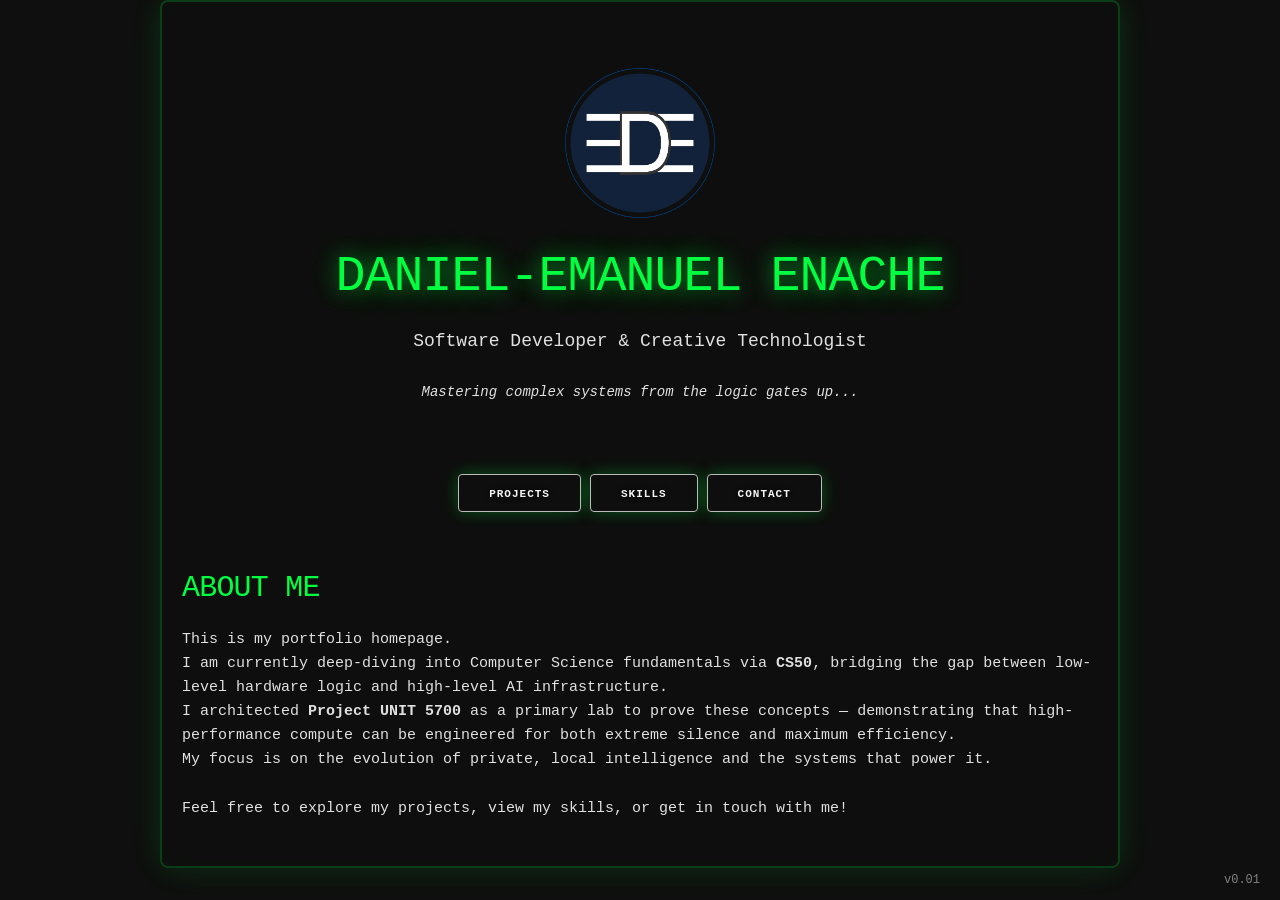
<file: index.html>
<!DOCTYPE html>
<html lang="en">
<head>

  <!-- Basic Page Needs
  –––––––––––––––––––––––––––––––––––––––––––––––––– -->
  <meta charset="utf-8">
  <title>Daniel-Emanuel Enache | Portfolio</title>
  <meta name="description" content="">
  <meta name="author" content="">

  <!-- Mobile Specific Metas
  –––––––––––––––––––––––––––––––––––––––––––––––––– -->
  <meta name="viewport" content="width=device-width, initial-scale=1">

  <!-- FONT
  –––––––––––––––––––––––––––––––––––––––––––––––––– -->
  <link href="//fonts.googleapis.com/css?family=Raleway:400,300,600" rel="stylesheet" type="text/css">

  <!-- CSS
  –––––––––––––––––––––––––––––––––––––––––––––––––– -->
  <link rel="stylesheet" href="css/normalize.css">
  <link rel="stylesheet" href="css/skeleton.css">

  <!-- Favicon
  –––––––––––––––––––––––––––––––––––––––––––––––––– -->
  <link rel="icon" type="image/png" href="images/EDE.png">

</head>
<body>

  <!-- Primary Page Layout
  –––––––––––––––––––––––––––––––––––––––––––––––––– -->
  <div class="container">
    <div class="row">
      <div class="twelve columns" style="margin-top: 5%; text-align: center">
        <img src="images/Icon.png" alt="Logo" style="width: 150px; height: 150px; margin-bottom: 20px;">
        <h1>Daniel-Emanuel Enache</h1>
        <p style="font-size: 1.8rem">Software Developer & Creative Technologist</p>
        <p style="font-size: 1.4rem; font-style: italic;">Mastering complex systems from the logic gates up...</p>
      </div>
    </div>

    <div class="row" style="margin-top: 5%; text-align: center">
      <div class="twelve columns">
        <a class="button" href="projects.html">Projects</a>
        <a class="button" href="skills.html">Skills</a>
        <a class="button" href="contact.html">Contact</a>
      </div>
    </div>

    <div class="row" style="margin-top: 5%">
      <div class="twelve columns">
        <h4>About me</h4>
        <p>This is my portfolio homepage.<br>I am currently deep-diving into Computer Science fundamentals via <b>CS50</b>, bridging the gap between low-level hardware logic and high-level AI infrastructure.<br>I architected <b>Project UNIT 5700</b> as a primary lab to prove these concepts — demonstrating that high-performance compute can be engineered for both extreme silence and maximum efficiency. <br>My focus is on the evolution of private, local intelligence and the systems that power it.</p>
        <p>Feel free to explore my projects, view my skills, or get in touch with me!</p>
      </div>
    </div>
  </div>

  <div class="version-note">v0.01</div>
</body>
</html>
</file>
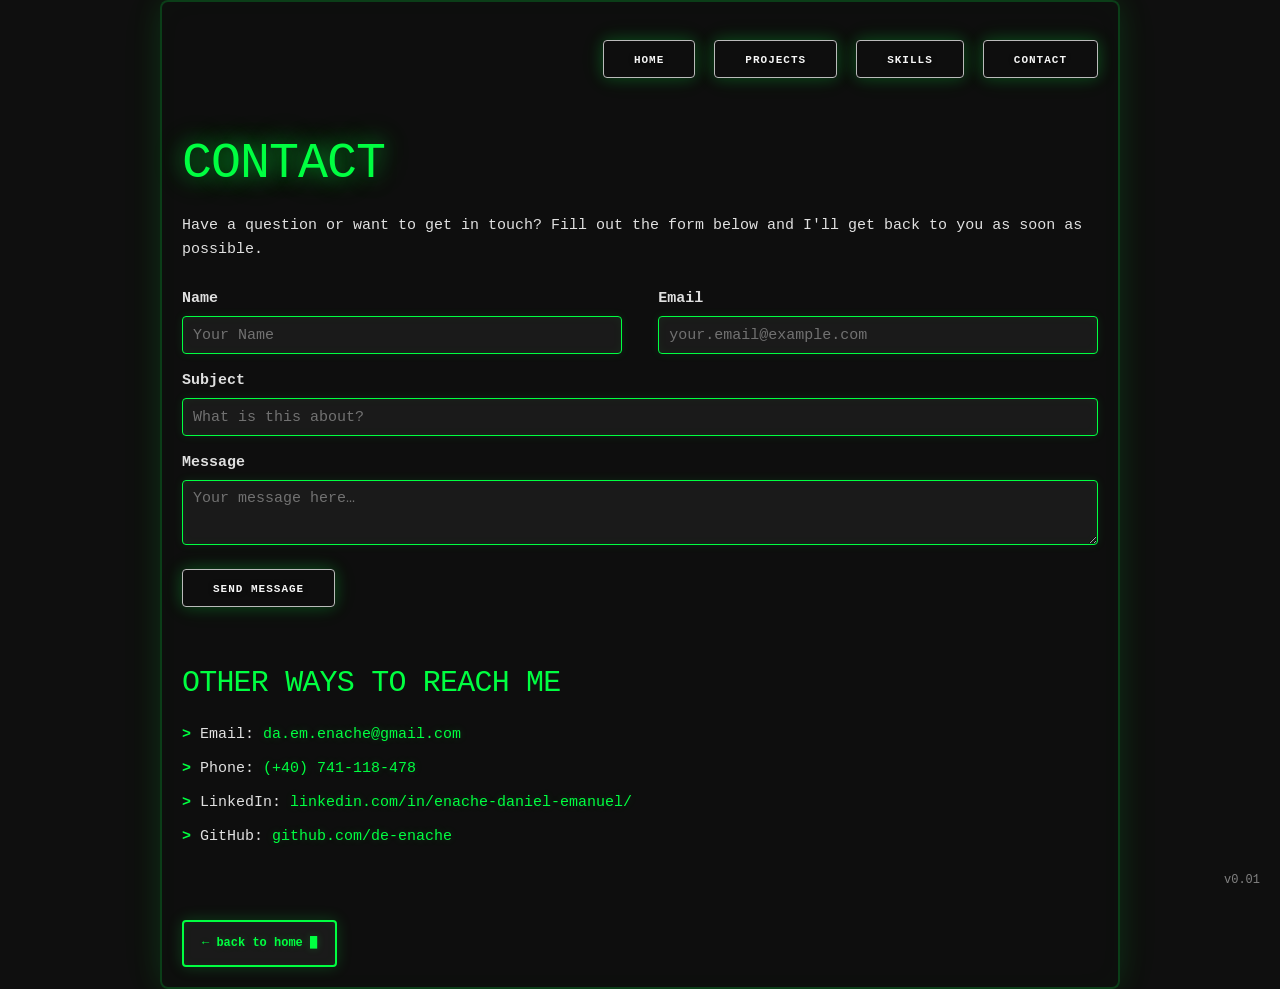
<file: contact.html>
<!DOCTYPE html>
<html lang="en">
<head>

  <!-- Basic Page Needs
  –––––––––––––––––––––––––––––––––––––––––––––––––– -->
  <meta charset="utf-8">
  <title>Contact</title>
  <meta name="description" content="">
  <meta name="author" content="">

  <!-- Mobile Specific Metas
  –––––––––––––––––––––––––––––––––––––––––––––––––– -->
  <meta name="viewport" content="width=device-width, initial-scale=1">

  <!-- FONT
  –––––––––––––––––––––––––––––––––––––––––––––––––– -->
  <link href="//fonts.googleapis.com/css?family=Raleway:400,300,600" rel="stylesheet" type="text/css">

  <!-- CSS
  –––––––––––––––––––––––––––––––––––––––––––––––––– -->
  <link rel="stylesheet" href="css/normalize.css">
  <link rel="stylesheet" href="css/skeleton.css">

  <!-- Favicon
  –––––––––––––––––––––––––––––––––––––––––––––––––– -->
  <link rel="icon" type="image/png" href="images/EDE.png">

</head>
<body>

  <!-- Primary Page Layout
  –––––––––––––––––––––––––––––––––––––––––––––––––– -->
  <div class="container">
    <div class="row" style="margin-top: 2%; text-align: right;">
      <div class="twelve columns">
        <a class="button" href="index.html">Home</a>
        <a class="button" href="projects.html" style="margin-left: 10px;">Projects</a>
        <a class="button" href="skills.html" style="margin-left: 10px;">Skills</a>
        <a class="button" href="contact.html" style="margin-left: 10px;">Contact</a>
      </div>
    </div>

    <div class="row">
      <div class="twelve columns" style="margin-top: 5%">
        <h1>Contact</h1>
      </div>
    </div>

    <div class="row">
      <div class="twelve columns">
        <p>Have a question or want to get in touch? Fill out the form below and I'll get back to you as soon as possible.</p>
      </div>
    </div>

    <div class="row">
      <div class="one-half column">
        <label for="nameInput">Name</label>
        <input class="u-full-width" type="text" placeholder="Your Name" id="nameInput">
      </div>
      <div class="one-half column">
        <label for="emailInput">Email</label>
        <input class="u-full-width" type="email" placeholder="your.email@example.com" id="emailInput">
      </div>
    </div>

    <div class="row">
      <div class="twelve columns">
        <label for="subjectInput">Subject</label>
        <input class="u-full-width" type="text" placeholder="What is this about?" id="subjectInput">
      </div>
    </div>

    <div class="row">
      <div class="twelve columns">
        <label for="messageInput">Message</label>
        <textarea class="u-full-width" placeholder="Your message here…" id="messageInput" rows="8"></textarea>
      </div>
    </div>

    <div class="row">
      <div class="twelve columns">
        <input class="button" type="submit" value="Send Message">
      </div>
    </div>

    <div class="row" style="margin-top: 5%">
      <div class="twelve columns">
        <h4>Other Ways to Reach Me</h4>
        <ul>
          <li>Email: <a href="mailto:da.em.enache@gmail.com">da.em.enache@gmail.com</a></li>
          <li>Phone: <a href="tel:+40741118478">(+40) 741-118-478</a></li>
          <li>LinkedIn: <a href="https://www.linkedin.com/in/enache-daniel-emanuel/" target="_blank">linkedin.com/in/enache-daniel-emanuel/</a></li>
          <li>GitHub: <a href="https://github.com/de-enache" target="_blank">github.com/de-enache</a></li>
        </ul>
      </div>
    </div>

    <div class="row" style="margin-top: 5%">
      <div class="twelve columns">
        <a class="terminal-input" href="index.html"><strong>←</strong> back to home</a>
      </div>
    </div>
  </div>
  <div class="version-note">v0.01</div>

<!-- End Document
  –––––––––––––––––––––––––––––––––––––––––––––––––– -->
</body>
</html>
</file>
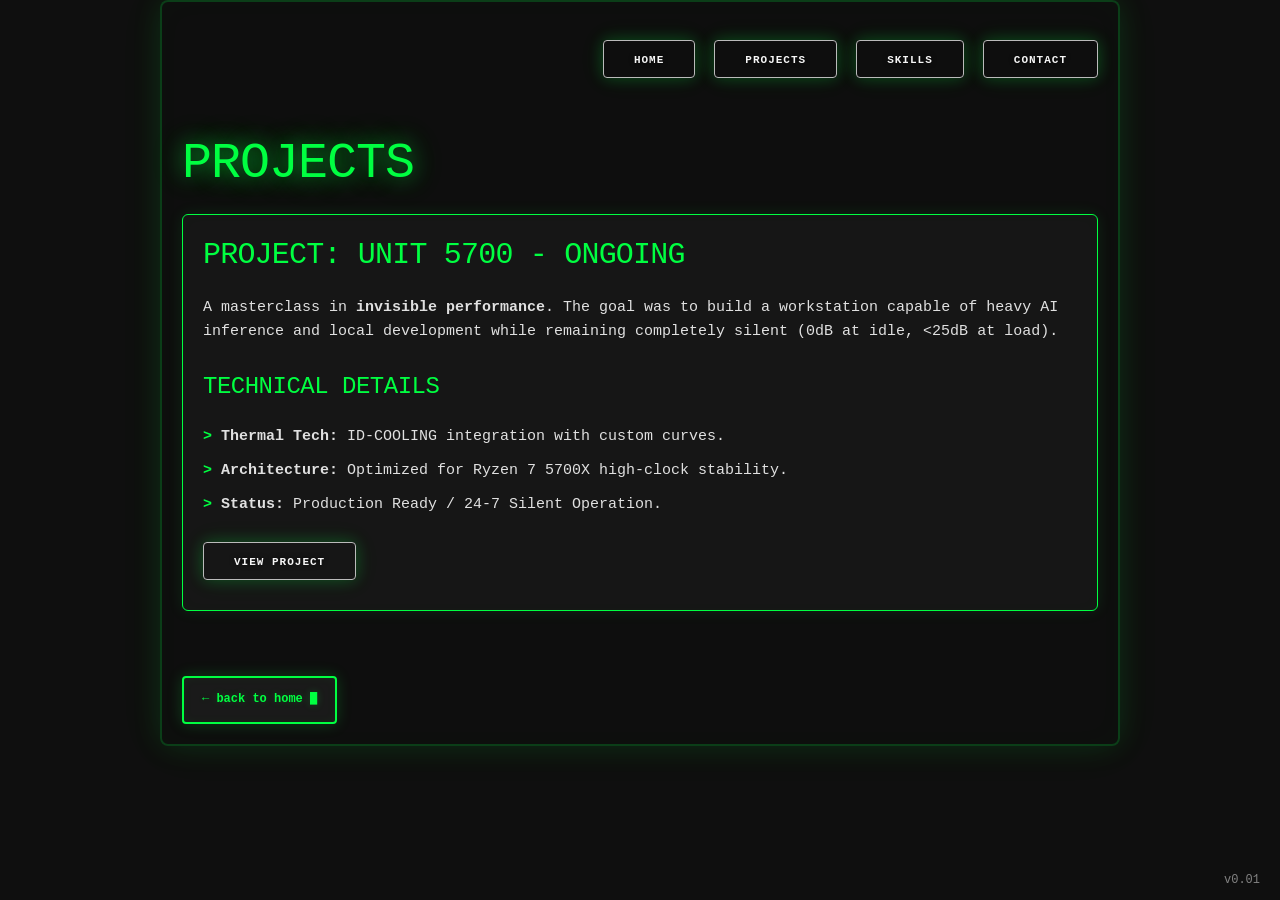
<file: projects.html>
<!DOCTYPE html>
<html lang="en">
<head>

  <!-- Basic Page Needs
  –––––––––––––––––––––––––––––––––––––––––––––––––– -->
  <meta charset="utf-8">
  <title>Projects</title>
  <meta name="description" content="">
  <meta name="author" content="">

  <!-- Mobile Specific Metas
  –––––––––––––––––––––––––––––––––––––––––––––––––– -->
  <meta name="viewport" content="width=device-width, initial-scale=1">

  <!-- FONT
  –––––––––––––––––––––––––––––––––––––––––––––––––– -->
  <link href="//fonts.googleapis.com/css?family=Raleway:400,300,600" rel="stylesheet" type="text/css">

  <!-- CSS
  –––––––––––––––––––––––––––––––––––––––––––––––––– -->
  <link rel="stylesheet" href="css/normalize.css">
  <link rel="stylesheet" href="css/skeleton.css">

  <!-- Favicon
  –––––––––––––––––––––––––––––––––––––––––––––––––– -->
  <link rel="icon" type="image/png" href="images/EDE.png">

</head>
<body>

  <!-- Primary Page Layout
  –––––––––––––––––––––––––––––––––––––––––––––––––– -->
  <div class="container">
    <div class="row" style="margin-top: 2%; text-align: right;">
      <div class="twelve columns">
        <a class="button" href="index.html">Home</a>
        <a class="button" href="projects.html" style="margin-left: 10px;">Projects</a>
        <a class="button" href="skills.html" style="margin-left: 10px;">Skills</a>
        <a class="button" href="contact.html" style="margin-left: 10px;">Contact</a>
      </div>
    </div>

    <div class="row">
      <div class="twelve columns" style="margin-top: 5%">
        <h1>Projects</h1>
      </div>
    </div>

    <div class="row">
      <div class="twelve columns">
        <div class="project-box">
          <h4>Project: UNIT 5700 - Ongoing</h4>
          <p>A masterclass in <strong>invisible performance</strong>. The goal was to build a workstation capable of heavy AI inference and local development while remaining completely silent (0dB at idle, <25dB at load).</p>
          
          <h5 style="margin-top: 20px;">Technical Details</h5>
          <ul>
            <li><strong>Thermal Tech:</strong> ID-COOLING integration with custom curves.</li>
            <li><strong>Architecture:</strong> Optimized for Ryzen 7 5700X high-clock stability.</li>
            <li><strong>Status:</strong> Production Ready / 24-7 Silent Operation.</li>
          </ul>
          <a class="button" href="projects/p1_U5700.html">View Project</a>
        </div>
      </div>
    </div>
    
    <div class="row" style="margin-top: 5%">
      <div class="twelve columns">
        <a class="terminal-input" href="index.html"><strong>←</strong> back to home</a>
      </div>
    </div>
  </div>
  <div class="version-note">v0.01</div>

<!-- End Document
  –––––––––––––––––––––––––––––––––––––––––––––––––– -->
</body>
</html>
</file>
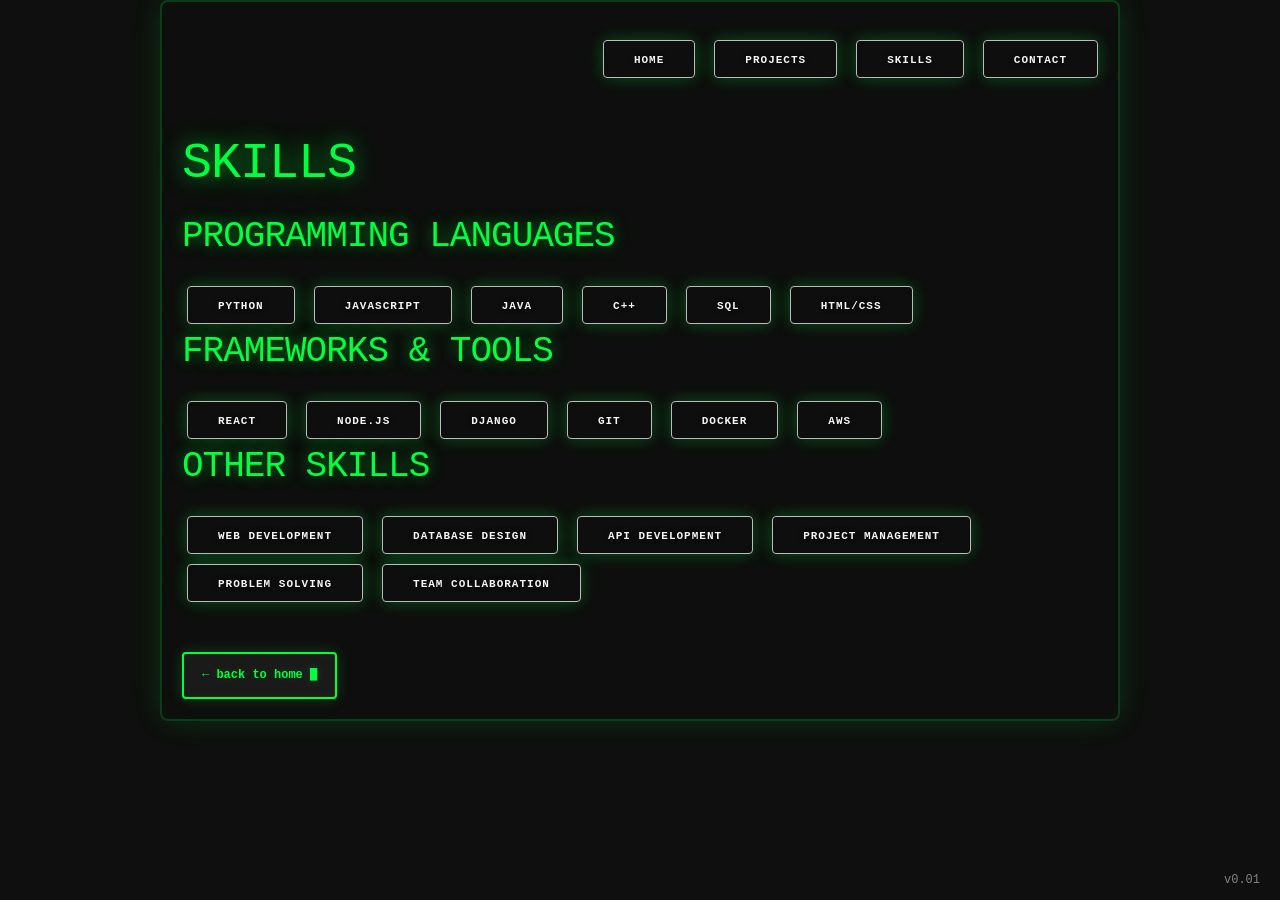
<file: skills.html>
<!DOCTYPE html>
<html lang="en">
<head>

  <!-- Basic Page Needs
  –––––––––––––––––––––––––––––––––––––––––––––––––– -->
  <meta charset="utf-8">
  <title>Skills</title>
  <meta name="description" content="">
  <meta name="author" content="">

  <!-- Mobile Specific Metas
  –––––––––––––––––––––––––––––––––––––––––––––––––– -->
  <meta name="viewport" content="width=device-width, initial-scale=1">

  <!-- FONT
  –––––––––––––––––––––––––––––––––––––––––––––––––– -->
  <link href="//fonts.googleapis.com/css?family=Raleway:400,300,600" rel="stylesheet" type="text/css">

  <!-- CSS
  –––––––––––––––––––––––––––––––––––––––––––––––––– -->
  <link rel="stylesheet" href="css/normalize.css">
  <link rel="stylesheet" href="css/skeleton.css">

  <!-- Favicon
  –––––––––––––––––––––––––––––––––––––––––––––––––– -->
  <link rel="icon" type="image/png" href="images/EDE.png">

  <style>
    .skill-button {
      margin: 5px;
    }
  </style>

</head>
<body>

  <!-- Primary Page Layout
  –––––––––––––––––––––––––––––––––––––––––––––––––– -->
  <div class="container">
    <div class="row" style="margin-top: 2%; text-align: right;">
      <div class="twelve columns">
        <a class="button" href="index.html">Home</a>
        <a class="button" href="projects.html" style="margin-left: 10px;">Projects</a>
        <a class="button" href="skills.html" style="margin-left: 10px;">Skills</a>
        <a class="button" href="contact.html" style="margin-left: 10px;">Contact</a>
      </div>
    </div>

    <div class="row">
      <div class="twelve columns" style="margin-top: 5%">
        <h1>Skills</h1>
      </div>
    </div>

    <div class="row">
      <div class="twelve columns">
        <h3>Programming Languages</h3>
        <a class="button skill-button" href="#">Python</a>
        <a class="button skill-button" href="#">JavaScript</a>
        <a class="button skill-button" href="#">Java</a>
        <a class="button skill-button" href="#">C++</a>
        <a class="button skill-button" href="#">SQL</a>
        <a class="button skill-button" href="#">HTML/CSS</a>
      </div>
    </div>

    <div class="row">
      <div class="twelve columns">
        <h3>Frameworks & Tools</h3>
        <a class="button skill-button" href="#">React</a>
        <a class="button skill-button" href="#">Node.js</a>
        <a class="button skill-button" href="#">Django</a>
        <a class="button skill-button" href="#">Git</a>
        <a class="button skill-button" href="#">Docker</a>
        <a class="button skill-button" href="#">AWS</a>
      </div>
    </div>

    <div class="row">
      <div class="twelve columns">
        <h3>Other Skills</h3>
        <a class="button skill-button" href="#">Web Development</a>
        <a class="button skill-button" href="#">Database Design</a>
        <a class="button skill-button" href="#">API Development</a>
        <a class="button skill-button" href="#">Project Management</a>
        <a class="button skill-button" href="#">Problem Solving</a>
        <a class="button skill-button" href="#">Team Collaboration</a>
      </div>
    </div>

    <div class="row" style="margin-top: 5%">
      <div class="twelve columns">
        <a class="terminal-input" href="index.html"><strong>←</strong> back to home</a>
      </div>
    </div>
  </div>
  <div class="version-note">v0.01</div>

<!-- End Document
  –––––––––––––––––––––––––––––––––––––––––––––––––– -->
</body>
</html>
</file>
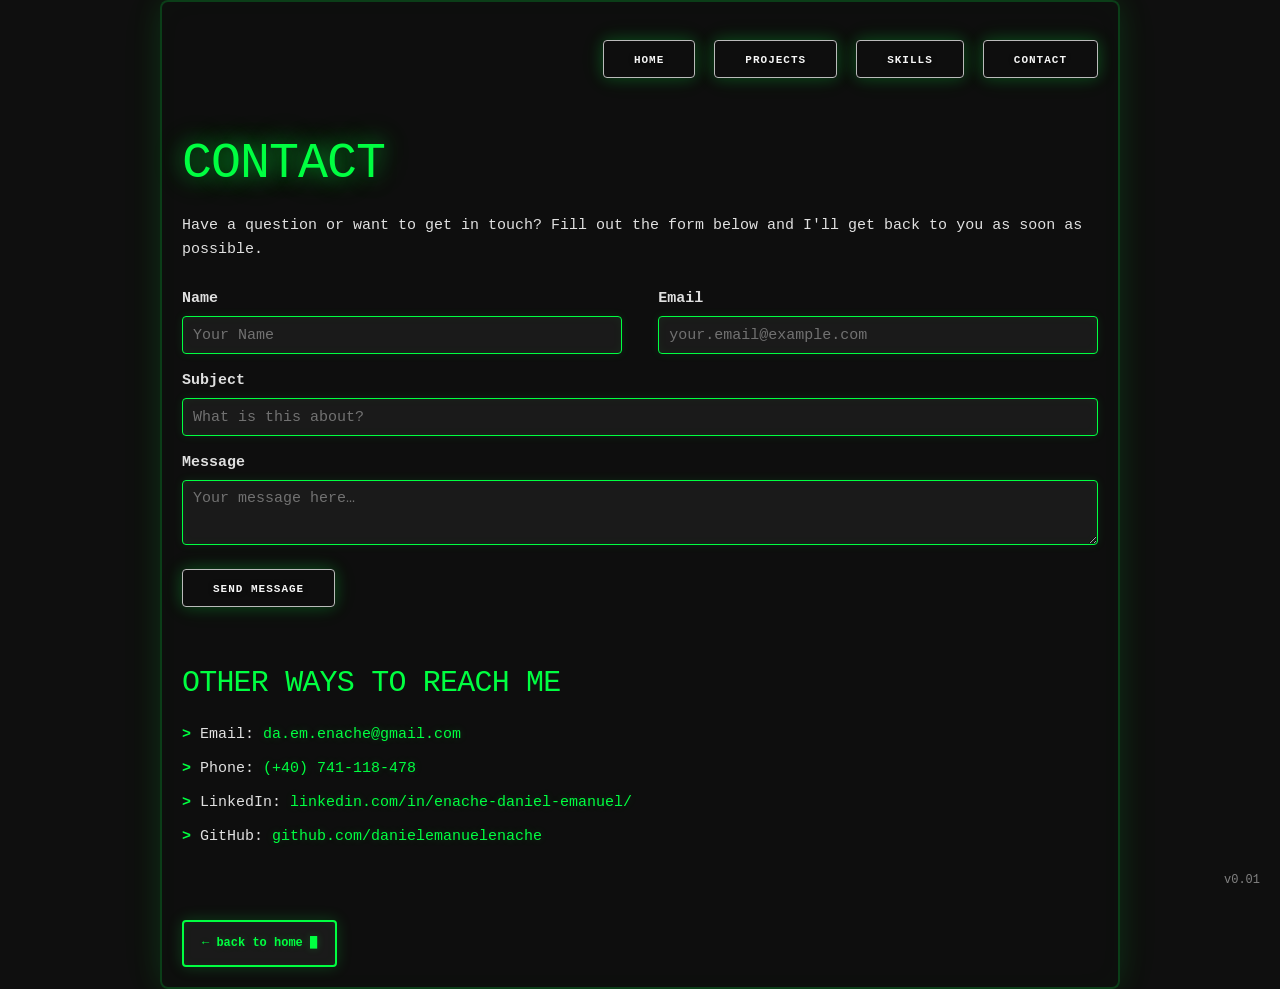
<file: ED/contact.html>
<!DOCTYPE html>
<html lang="en">
<head>

  <!-- Basic Page Needs
  –––––––––––––––––––––––––––––––––––––––––––––––––– -->
  <meta charset="utf-8">
  <title>Contact</title>
  <meta name="description" content="">
  <meta name="author" content="">

  <!-- Mobile Specific Metas
  –––––––––––––––––––––––––––––––––––––––––––––––––– -->
  <meta name="viewport" content="width=device-width, initial-scale=1">

  <!-- FONT
  –––––––––––––––––––––––––––––––––––––––––––––––––– -->
  <link href="//fonts.googleapis.com/css?family=Raleway:400,300,600" rel="stylesheet" type="text/css">

  <!-- CSS
  –––––––––––––––––––––––––––––––––––––––––––––––––– -->
  <link rel="stylesheet" href="css/normalize.css">
  <link rel="stylesheet" href="css/skeleton.css">

  <!-- Favicon
  –––––––––––––––––––––––––––––––––––––––––––––––––– -->
  <link rel="icon" type="image/png" href="images/EDE.png">

</head>
<body>

  <!-- Primary Page Layout
  –––––––––––––––––––––––––––––––––––––––––––––––––– -->
  <div class="container">
    <div class="row" style="margin-top: 2%; text-align: right;">
      <div class="twelve columns">
        <a class="button" href="index.html">Home</a>
        <a class="button" href="projects.html" style="margin-left: 10px;">Projects</a>
        <a class="button" href="skills.html" style="margin-left: 10px;">Skills</a>
        <a class="button" href="contact.html" style="margin-left: 10px;">Contact</a>
      </div>
    </div>

    <div class="row">
      <div class="twelve columns" style="margin-top: 5%">
        <h1>Contact</h1>
      </div>
    </div>

    <div class="row">
      <div class="twelve columns">
        <p>Have a question or want to get in touch? Fill out the form below and I'll get back to you as soon as possible.</p>
      </div>
    </div>

    <div class="row">
      <div class="one-half column">
        <label for="nameInput">Name</label>
        <input class="u-full-width" type="text" placeholder="Your Name" id="nameInput">
      </div>
      <div class="one-half column">
        <label for="emailInput">Email</label>
        <input class="u-full-width" type="email" placeholder="your.email@example.com" id="emailInput">
      </div>
    </div>

    <div class="row">
      <div class="twelve columns">
        <label for="subjectInput">Subject</label>
        <input class="u-full-width" type="text" placeholder="What is this about?" id="subjectInput">
      </div>
    </div>

    <div class="row">
      <div class="twelve columns">
        <label for="messageInput">Message</label>
        <textarea class="u-full-width" placeholder="Your message here…" id="messageInput" rows="8"></textarea>
      </div>
    </div>

    <div class="row">
      <div class="twelve columns">
        <input class="button" type="submit" value="Send Message">
      </div>
    </div>

    <div class="row" style="margin-top: 5%">
      <div class="twelve columns">
        <h4>Other Ways to Reach Me</h4>
        <ul>
          <li>Email: <a href="mailto:da.em.enache@gmail.com">da.em.enache@gmail.com</a></li>
          <li>Phone: <a href="tel:+40741118478">(+40) 741-118-478</a></li>
          <li>LinkedIn: <a href="https://www.linkedin.com/in/enache-daniel-emanuel/" target="_blank">linkedin.com/in/enache-daniel-emanuel/</a></li>
          <li>GitHub: <a href="https://github.com/danielemanuelenache" target="_blank">github.com/danielemanuelenache</a></li>
        </ul>
      </div>
    </div>

    <div class="row" style="margin-top: 5%">
      <div class="twelve columns">
        <a class="terminal-input" href="index.html"><strong>←</strong> back to home</a>
      </div>
    </div>
  </div>
  <div class="version-note">v0.01</div>

<!-- End Document
  –––––––––––––––––––––––––––––––––––––––––––––––––– -->
</body>
</html>
</file>
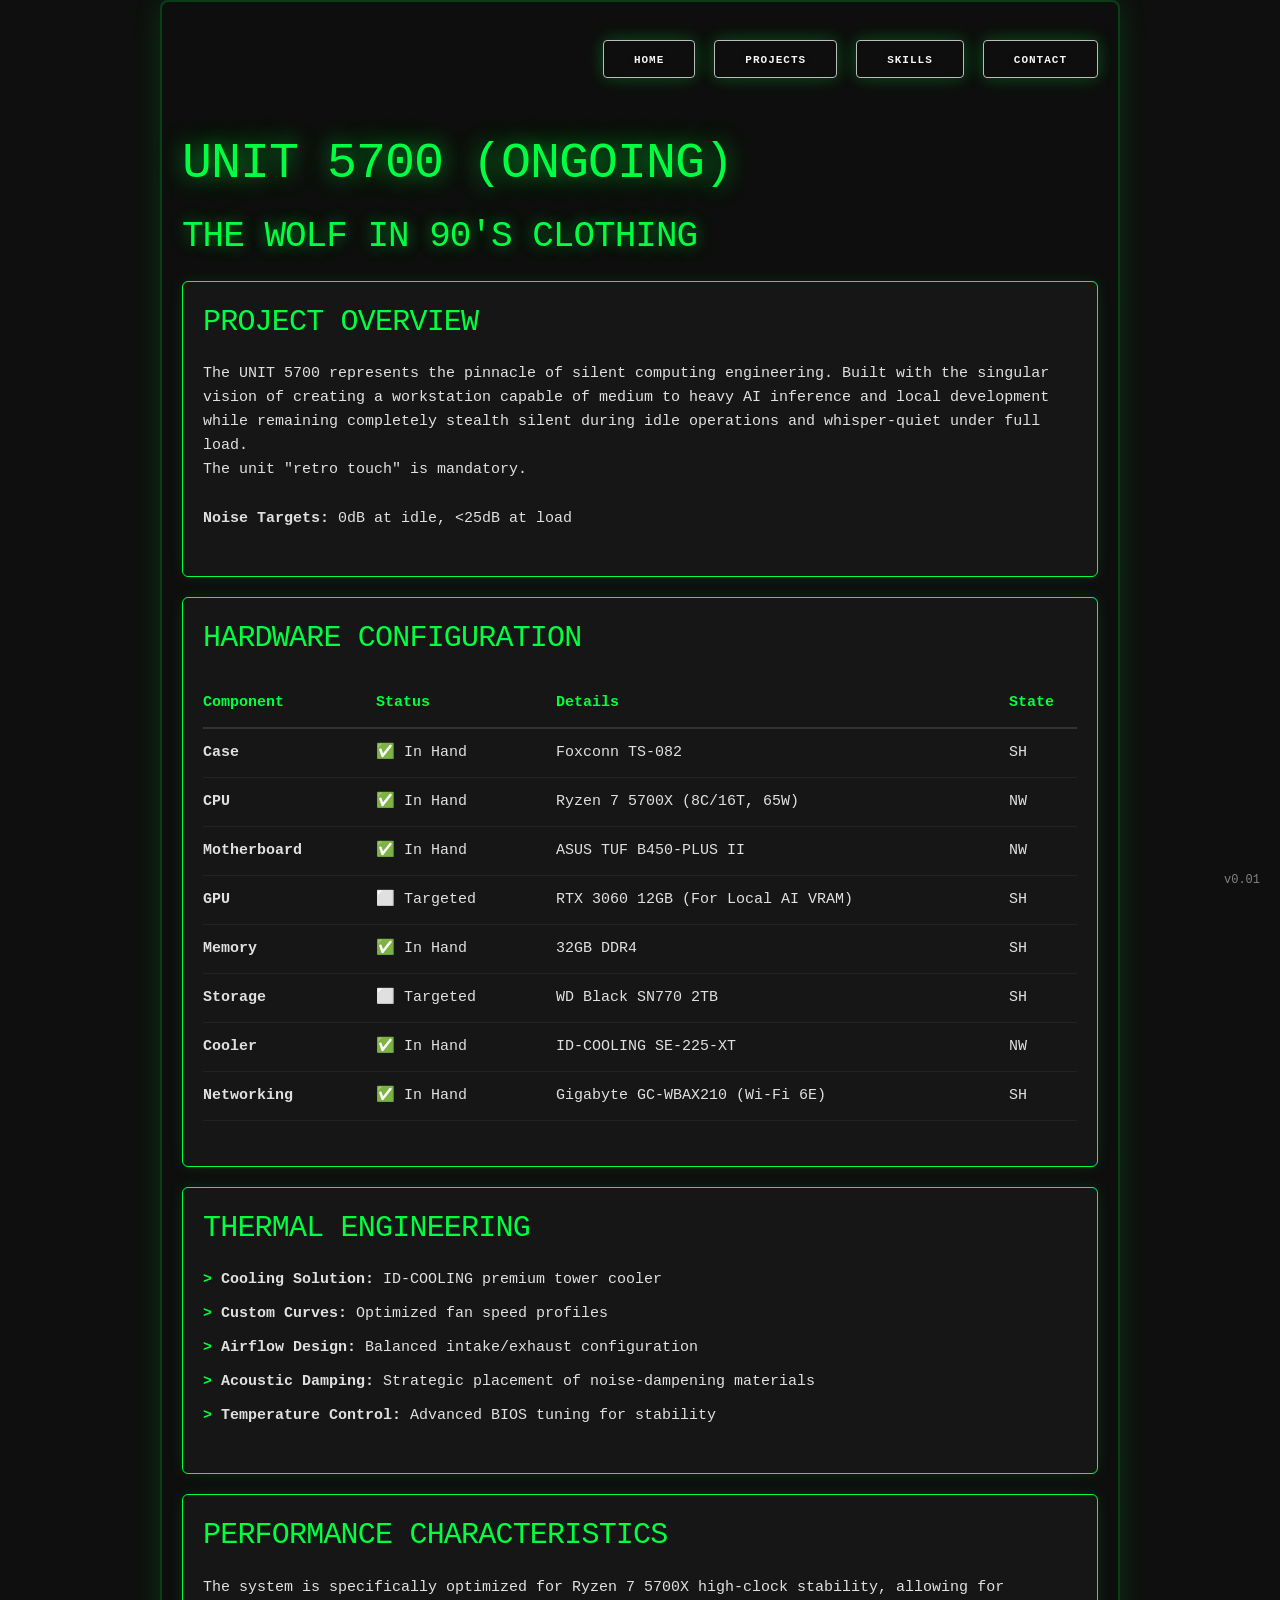
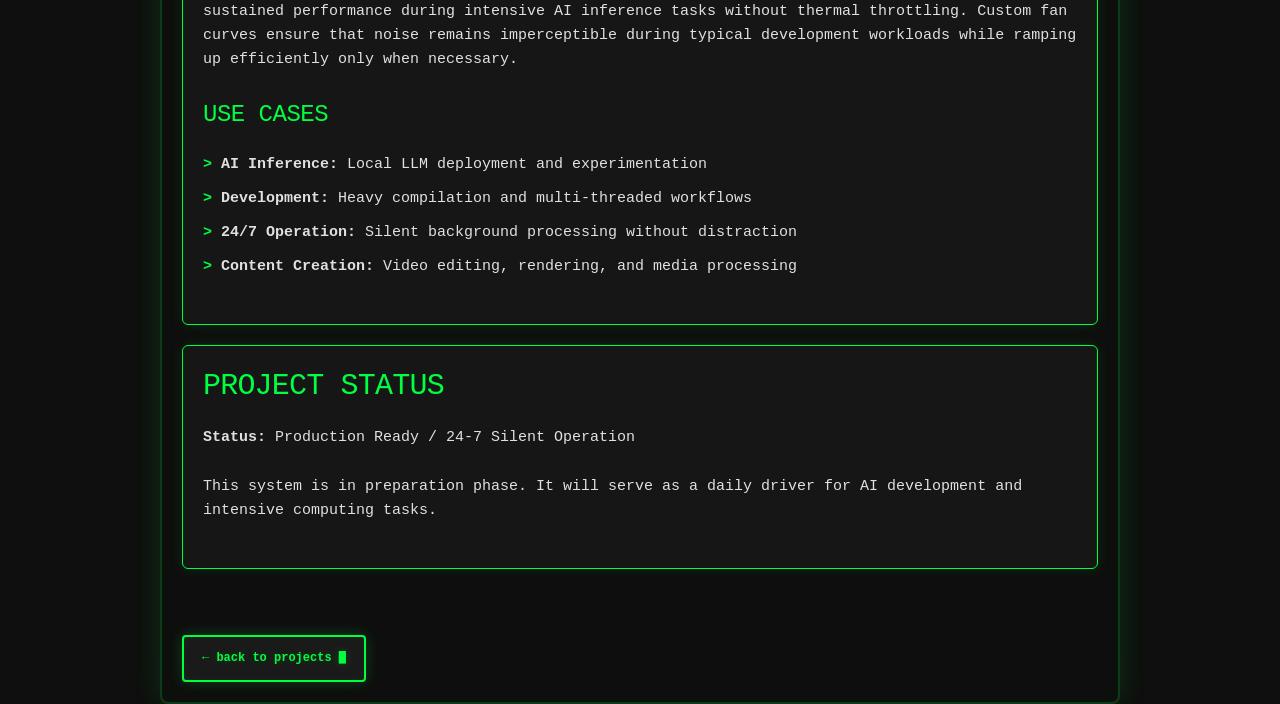
<file: projects/p1_U5700.html>
<!DOCTYPE html>
<html lang="en">
<head>

  <!-- Basic Page Needs
  –––––––––––––––––––––––––––––––––––––––––––––––––– -->
  <meta charset="utf-8">
  <title>UNIT 5700</title>
  <meta name="description" content="">
  <meta name="author" content="">

  <!-- Mobile Specific Metas
  –––––––––––––––––––––––––––––––––––––––––––––––––– -->
  <meta name="viewport" content="width=device-width, initial-scale=1">

  <!-- FONT
  –––––––––––––––––––––––––––––––––––––––––––––––––– -->
  <link href="//fonts.googleapis.com/css?family=Raleway:400,300,600" rel="stylesheet" type="text/css">

  <!-- CSS
  –––––––––––––––––––––––––––––––––––––––––––––––––– -->
  <link rel="stylesheet" href="../css/normalize.css">
  <link rel="stylesheet" href="../css/skeleton.css">

  <!-- Favicon
  –––––––––––––––––––––––––––––––––––––––––––––––––– -->
  <link rel="icon" type="image/png" href="../images/EDE.png">

</head>
<body>

  <!-- Primary Page Layout
  –––––––––––––––––––––––––––––––––––––––––––––––––– -->
  <div class="container">
    <div class="row" style="margin-top: 2%; text-align: right;">
      <div class="twelve columns">
        <a class="button" href="../index.html">Home</a>
        <a class="button" href="../projects.html" style="margin-left: 10px;">Projects</a>
        <a class="button" href="../skills.html" style="margin-left: 10px;">Skills</a>
        <a class="button" href="../contact.html" style="margin-left: 10px;">Contact</a>
      </div>
    </div>

    <div class="row">
      <div class="twelve columns" style="margin-top: 5%">
        <h1>UNIT 5700 (Ongoing)</h1>
        <h3>The Wolf in 90's Clothing</h3>
      </div>
    </div>

    <div class="row">
      <div class="twelve columns">
        <div class="project-box">
          <h4>Project Overview</h4>
          <p>The UNIT 5700 represents the pinnacle of silent computing engineering. Built with the singular vision of creating a workstation capable of medium to heavy AI inference and local development while remaining completely stealth silent during idle operations and whisper-quiet under full load.<br> The unit "retro touch" is mandatory.</p>
          <p><strong>Noise Targets:</strong> 0dB at idle, <25dB at load</p>
        </div>
      </div>
    </div>

    <div class="row">
      <div class="twelve columns">
        <div class="project-box">
          <h4>Hardware Configuration</h4>
          <table style="width: 100%; margin-top: 15px;">
            <thead>
              <tr>
                <th style="text-align: left;">Component</th>
                <th style="text-align: left;">Status</th>
                <th style="text-align: left;">Details</th>
                <th style="text-align: left;">State</th>
              </tr>
            </thead>
            <tbody>
              <tr>
                <td><strong>Case</strong></td>
                <td>✅ In Hand </td>
                <td>Foxconn TS-082</td>
                <td>SH</td>
              </tr>
              <tr>
                <td><strong>CPU</strong></td>
                <td>✅ In Hand </td>
                <td>Ryzen 7 5700X (8C/16T, 65W)</td>
                <td>NW</td>
              </tr>
              <tr>
                <td><strong>Motherboard</strong></td>
                <td>✅ In Hand</td>
                <td>ASUS TUF B450-PLUS II</td>
                <td>NW</td>
              </tr>
              <tr>
                <td><strong>GPU</strong></td>
                <td>⬜ Targeted</td>
                <td>RTX 3060 12GB (For Local AI VRAM)</td>
                <td>SH</td>
              </tr>
              <tr>
                <td><strong>Memory</strong></td>
                <td>✅ In Hand</td>
                <td>32GB DDR4</td>
                <td>SH</td>
              </tr>
              <tr>
                <td><strong>Storage</strong></td>
                <td>⬜ Targeted</td>
                <td>WD Black SN770 2TB</td>
                <td>SH</td>
              </tr>
              <tr>
                <td><strong>Cooler</strong></td>
                <td>✅ In Hand</td>
                <td>ID-COOLING SE-225-XT</td>
                <td>NW</td>
              </tr>
              <tr>
                <td><strong>Networking</strong></td>
                <td>✅ In Hand</td>
                <td>Gigabyte GC-WBAX210 (Wi-Fi 6E)</td>
                <td>SH</td>
              </tr>
            </tbody>
          </table>
        </div>
      </div>
    </div>

    <div class="row">
      <div class="twelve columns">
        <div class="project-box">
          <h4>Thermal Engineering</h4>
          <ul>
            <li><strong>Cooling Solution:</strong> ID-COOLING premium tower cooler</li>
            <li><strong>Custom Curves:</strong> Optimized fan speed profiles</li>
            <li><strong>Airflow Design:</strong> Balanced intake/exhaust configuration</li>
            <li><strong>Acoustic Damping:</strong> Strategic placement of noise-dampening materials</li>
            <li><strong>Temperature Control:</strong> Advanced BIOS tuning for stability</li>
          </ul>
        </div>
      </div>
    </div>

    <div class="row">
      <div class="twelve columns">
        <div class="project-box">
          <h4>Performance Characteristics</h4>
          <p>The system is specifically optimized for Ryzen 7 5700X high-clock stability, allowing for sustained performance during intensive AI inference tasks without thermal throttling. Custom fan curves ensure that noise remains imperceptible during typical development workloads while ramping up efficiently only when necessary.</p>
          
          <h5 style="margin-top: 15px;">Use Cases</h5>
          <ul>
            <li><strong>AI Inference:</strong> Local LLM deployment and experimentation</li>
            <li><strong>Development:</strong> Heavy compilation and multi-threaded workflows</li>
            <li><strong>24/7 Operation:</strong> Silent background processing without distraction</li>
            <li><strong>Content Creation:</strong> Video editing, rendering, and media processing</li>
          </ul>
        </div>
      </div>
    </div>

    <div class="row">
      <div class="twelve columns">
        <div class="project-box">
          <h4>Project Status</h4>
          <p><strong>Status:</strong> Production Ready / 24-7 Silent Operation</p>
          <p>This system is in preparation phase. It will serve as a daily driver for AI development and intensive computing tasks.</p>
        </div>
      </div>
    </div>

    <div class="row" style="margin-top: 5%">
      <div class="twelve columns">
        <a class="terminal-input" href="../projects.html"><strong>←</strong> back to projects</a>
      </div>
    </div>
  </div>
  <div class="version-note">v0.01</div>

<!-- End Document
  –––––––––––––––––––––––––––––––––––––––––––––––––– -->
</body>
</html>
</file>
<file: css/skeleton.css>
/*
* Skeleton V2.0.4
* Copyright 2014, Dave Gamache
* www.getskeleton.com
* Free to use under the MIT license.
* http://www.opensource.org/licenses/mit-license.php
* 12/29/2014
*/


/* Table of contents
––––––––––––––––––––––––––––––––––––––––––––––––––
- Grid
- Base Styles
- Typography
- Links
- Buttons
- Forms
- Lists
- Code
- Tables
- Spacing
- Utilities
- Clearing
- Media Queries
*/


/* Grid
–––––––––––––––––––––––––––––––––––––––––––––––––– */
.container {
  position: relative;
  width: 100%;
  max-width: 960px;
  margin: 0 auto;
  padding: 0 20px;
  box-sizing: border-box; }
.column,
.columns {
  width: 100%;
  float: left;
  box-sizing: border-box; }

/* For devices larger than 400px */
@media (min-width: 400px) {
  .container {
    width: 85%;
    padding: 0; }
}

/* For devices larger than 550px */
@media (min-width: 550px) {
  .container {
    width: 80%; }
  .column,
  .columns {
    margin-left: 4%; }
  .column:first-child,
  .columns:first-child {
    margin-left: 0; }

  .one.column,
  .one.columns                    { width: 4.66666666667%; }
  .two.columns                    { width: 13.3333333333%; }
  .three.columns                  { width: 22%;            }
  .four.columns                   { width: 30.6666666667%; }
  .five.columns                   { width: 39.3333333333%; }
  .six.columns                    { width: 48%;            }
  .seven.columns                  { width: 56.6666666667%; }
  .eight.columns                  { width: 65.3333333333%; }
  .nine.columns                   { width: 74.0%;          }
  .ten.columns                    { width: 82.6666666667%; }
  .eleven.columns                 { width: 91.3333333333%; }
  .twelve.columns                 { width: 100%; margin-left: 0; }

  .one-third.column               { width: 30.6666666667%; }
  .two-thirds.column              { width: 65.3333333333%; }

  .one-half.column                { width: 48%; }

  /* Offsets */
  .offset-by-one.column,
  .offset-by-one.columns          { margin-left: 8.66666666667%; }
  .offset-by-two.column,
  .offset-by-two.columns          { margin-left: 17.3333333333%; }
  .offset-by-three.column,
  .offset-by-three.columns        { margin-left: 26%;            }
  .offset-by-four.column,
  .offset-by-four.columns         { margin-left: 34.6666666667%; }
  .offset-by-five.column,
  .offset-by-five.columns         { margin-left: 43.3333333333%; }
  .offset-by-six.column,
  .offset-by-six.columns          { margin-left: 52%;            }
  .offset-by-seven.column,
  .offset-by-seven.columns        { margin-left: 60.6666666667%; }
  .offset-by-eight.column,
  .offset-by-eight.columns        { margin-left: 69.3333333333%; }
  .offset-by-nine.column,
  .offset-by-nine.columns         { margin-left: 78.0%;          }
  .offset-by-ten.column,
  .offset-by-ten.columns          { margin-left: 86.6666666667%; }
  .offset-by-eleven.column,
  .offset-by-eleven.columns       { margin-left: 95.3333333333%; }

  .offset-by-one-third.column,
  .offset-by-one-third.columns    { margin-left: 34.6666666667%; }
  .offset-by-two-thirds.column,
  .offset-by-two-thirds.columns   { margin-left: 69.3333333333%; }

  .offset-by-one-half.column,
  .offset-by-one-half.columns     { margin-left: 52%; }

}


/* Base Styles
–––––––––––––––––––––––––––––––––––––––––––––––––– */
/* NOTE
html is set to 62.5% so that all the REM measurements throughout Skeleton
are based on 10px sizing. So basically 1.5rem = 15px :) */
html {
  font-size: 62.5%; }
body {
  font-size: 1.5em; /* currently ems cause chrome bug misinterpreting rems on body element */
  line-height: 1.6;
  font-weight: 400;
  font-family: "Courier New", Courier, monospace;
  color: #e0e0e0;
  background-color: #0f0f0f; }


/* Typography
–––––––––––––––––––––––––––––––––––––––––––––––––– */
h1, h2, h3, h4, h5, h6 {
  margin-top: 0;
  margin-bottom: 2rem;
  font-weight: 300;
  color: #00ff41;
  text-transform: uppercase;
  letter-spacing: 2px; }
h1 { font-size: 4.0rem; line-height: 1.2;  letter-spacing: -.1rem;}
h2 { font-size: 3.6rem; line-height: 1.25; letter-spacing: -.1rem; }
h3 { font-size: 3.0rem; line-height: 1.3;  letter-spacing: -.1rem; }
h4 { font-size: 2.4rem; line-height: 1.35; letter-spacing: -.08rem; }
h5 { font-size: 1.8rem; line-height: 1.5;  letter-spacing: -.05rem; }
h6 { font-size: 1.5rem; line-height: 1.6;  letter-spacing: 0; }

/* Larger than phablet */
@media (min-width: 550px) {
  h1 { font-size: 5.0rem; }
  h2 { font-size: 4.2rem; }
  h3 { font-size: 3.6rem; }
  h4 { font-size: 3.0rem; }
  h5 { font-size: 2.4rem; }
  h6 { font-size: 1.5rem; }
}

p {
  margin-top: 0; }


/* Links
–––––––––––––––––––––––––––––––––––––––––––––––––– */
a {
  color: #00ff41;
  text-decoration: none;
  border-bottom: 1px solid transparent; }
a:hover {
  border-bottom: 1px solid #00ff41; }


/* Buttons
–––––––––––––––––––––––––––––––––––––––––––––––––– */
.button,
button,
input[type="submit"],
input[type="reset"],
input[type="button"] {
  display: inline-block;
  height: 38px;
  padding: 0 30px;
  color: #f5f5f5;
  text-align: center;
  font-size: 11px;
  font-weight: 700;
  line-height: 38px;
  letter-spacing: .1rem;
  text-transform: uppercase;
  text-decoration: none;
  white-space: nowrap;
  background-color: transparent;
  border-radius: 4px;
  border: 1px solid #bbb;
  cursor: pointer;
  box-sizing: border-box;
  text-shadow: 0 0 5px rgba(0, 0, 0, 0.8); }
.button:hover,
button:hover,
input[type="submit"]:hover,
input[type="reset"]:hover,
input[type="button"]:hover,
.button:focus,
button:focus,
input[type="submit"]:focus,
input[type="reset"]:focus,
input[type="button"]:focus {
  color: #f5f5f5;
  border-color: #888;
  outline: 0;
 }
.button.button-primary,
button.button-primary,
input[type="submit"].button-primary,
input[type="reset"].button-primary,
input[type="button"].button-primary {
  color: #0f0f0f;
  background-color: #00ff41;
  border-color: #00ff41;
  font-weight: bold; }
.button.button-primary:hover,
button.button-primary:hover,
input[type="submit"].button-primary:hover,
input[type="reset"].button-primary:hover,
input[type="button"].button-primary:hover,
.button.button-primary:focus,
button.button-primary:focus,
input[type="submit"].button-primary:focus,
input[type="reset"].button-primary:focus,
input[type="button"].button-primary:focus {
  background-color: #ffffff !important;
  color: #000000 !important;
  border-color: #ffffff !important; }


/* Forms
–––––––––––––––––––––––––––––––––––––––––––––––––– */
input[type="email"],
input[type="number"],
input[type="search"],
input[type="text"],
input[type="tel"],
input[type="url"],
input[type="password"],
textarea,
select {
  height: 38px;
  padding: 6px 10px; /* The 6px vertically centers text on FF, ignored by Webkit */
  background-color: #fff;
  border: 1px solid #D1D1D1;
  border-radius: 4px;
  box-shadow: none;
  box-sizing: border-box; }
/* Removes awkward default styles on some inputs for iOS */
input[type="email"],
input[type="number"],
input[type="search"],
input[type="text"],
input[type="tel"],
input[type="url"],
input[type="password"],
textarea {
  -webkit-appearance: none;
     -moz-appearance: none;
          appearance: none; }
textarea {
  min-height: 65px;
  padding-top: 6px;
  padding-bottom: 6px; }
input[type="email"]:focus,
input[type="number"]:focus,
input[type="search"]:focus,
input[type="text"]:focus,
input[type="tel"]:focus,
input[type="url"]:focus,
input[type="password"]:focus,
textarea:focus,
select:focus {
  border: 1px solid #33C3F0;
  outline: 0; }
label,
legend {
  display: block;
  margin-bottom: .5rem;
  font-weight: 600; }
fieldset {
  padding: 0;
  border-width: 0; }
input[type="checkbox"],
input[type="radio"] {
  display: inline; }
label > .label-body {
  display: inline-block;
  margin-left: .5rem;
  font-weight: normal; }


/* Lists
–––––––––––––––––––––––––––––––––––––––––––––––––– */
ul {
  list-style: none; }
ul li::before {
  content: "> ";
  color: #00ff41;
  font-weight: bold;
}
ol {
  list-style: decimal inside; }
ol, ul {
  padding-left: 0;
  margin-top: 0; }
ul ul,
ul ol,
ol ol,
ol ul {
  margin: 1.5rem 0 1.5rem 3rem;
  font-size: 90%; }
li {
  margin-bottom: 1rem; }


/* Code
–––––––––––––––––––––––––––––––––––––––––––––––––– */
code {
  padding: .2rem .5rem;
  margin: 0 .2rem;
  font-size: 90%;
  white-space: nowrap;
  background: #F1F1F1;
  border: 1px solid #E1E1E1;
  border-radius: 4px; }
pre > code {
  display: block;
  padding: 1rem 1.5rem;
  white-space: pre; }


/* Tables
–––––––––––––––––––––––––––––––––––––––––––––––––– */
th,
td {
  padding: 12px 15px;
  text-align: left;
  border-bottom: 1px solid #222; }
th {
  border-bottom: 2px solid #333;
  color: #00ff41; }
th:first-child,
td:first-child {
  padding-left: 0; }
th:last-child,
td:last-child {
  padding-right: 0; }


/* Spacing
–––––––––––––––––––––––––––––––––––––––––––––––––– */
button,
.button {
  margin-bottom: 1rem; }
input,
textarea,
select,
fieldset {
  margin-bottom: 1.5rem; }
pre,
blockquote,
dl,
figure,
table,
p,
ul,
ol,
form {
  margin-bottom: 2.5rem; }


/* Utilities
–––––––––––––––––––––––––––––––––––––––––––––––––– */
.u-full-width {
  width: 100%;
  box-sizing: border-box; }
.u-max-full-width {
  max-width: 100%;
  box-sizing: border-box; }
.u-pull-right {
  float: right; }
.u-pull-left {
  float: left; }


/* Misc
–––––––––––––––––––––––––––––––––––––––––––––––––– */
hr {
  margin-top: 3rem;
  margin-bottom: 3.5rem;
  border-width: 0;
  border-top: 1px solid #333; }


/* Clearing
–––––––––––––––––––––––––––––––––––––––––––––––––– */

/* Self Clearing Goodness */
.container:after,
.row:after,
.u-cf {
  content: "";
  display: table;
  clear: both; }


/* Terminal Aesthetic & Dark Mode Styling
–––––––––––––––––––––––––––––––––––––––––––––––––– */

/* Glowing button effects */
.button,
button,
input[type="submit"],
input[type="reset"],
input[type="button"] {
  transition: all 0.3s ease;
  box-shadow: 0 0 15px rgba(0, 255, 65, 0.2),
              0 0 25px rgba(0, 255, 65, 0.1); }

.button:hover,
button:hover,
input[type="submit"]:hover,
input[type="reset"]:hover,
input[type="button"]:hover {
  box-shadow: 0 0 25px rgba(255, 255, 255, 0.4),
              0 0 40px rgba(255, 255, 255, 0.2); }

.button-primary,
button.button-primary,
input[type="submit"].button-primary,
input[type="reset"].button-primary,
input[type="button"].button-primary {
  box-shadow: 0 0 20px rgba(0, 255, 65, 0.4),
              0 0 40px rgba(0, 255, 65, 0.2);
  text-shadow: 0 0 10px rgba(0, 255, 65, 0.3),
               0 0 5px rgba(0, 0, 0, 0.95); }

.button-primary:hover,
button.button-primary:hover,
input[type="submit"].button-primary:hover,
input[type="reset"].button-primary:hover,
input[type="button"].button-primary:hover {
  box-shadow: 0 0 30px rgba(255, 255, 255, 0.6),
              0 0 50px rgba(255, 255, 255, 0.3);
  text-shadow: none; }

/* Terminal-style code blocks */
code,
pre {
  background-color: rgba(15, 15, 15, 0.9);
  color: #00ff41;
  border: 2px solid #00ff41;
  border-radius: 4px;
  font-family: 'Courier New', Courier, monospace;
  box-shadow: 0 0 20px rgba(0, 255, 65, 0.2),
              0 0 30px rgba(0, 255, 65, 0.1),
              inset 0 0 15px rgba(0, 255, 65, 0.05); }

code {
  padding: 2px 6px;
}

pre {
  padding: 15px;
  overflow-x: auto;
  box-shadow: 0 0 25px rgba(0, 255, 65, 0.3),
              0 0 40px rgba(0, 255, 65, 0.1),
              inset 0 0 20px rgba(0, 255, 65, 0.1); }

pre code {
  background-color: transparent;
  border: none;
  box-shadow: none;
  padding: 0;
}

/* Terminal-style heading glow */
h1, h2, h3 {
  text-shadow: 0 0 15px rgba(0, 255, 65, 0.4),
               0 0 25px rgba(0, 255, 65, 0.2),
               0 0 40px rgba(0, 255, 65, 0.1); }

h1 {
  text-shadow: 0 0 20px rgba(0, 255, 65, 0.5),
               0 0 35px rgba(0, 255, 65, 0.3),
               0 0 50px rgba(0, 255, 65, 0.1); }

/* Form input styling for terminal aesthetic */
input[type="email"],
input[type="number"],
input[type="search"],
input[type="text"],
input[type="tel"],
input[type="url"],
input[type="password"],
textarea,
select {
  background-color: rgba(255, 255, 255, 0.05);
  border: 1.5px solid #00ff41;
  color: #f5f5f5;
  transition: all 0.3s ease;
  box-shadow: 0 0 10px rgba(0, 255, 65, 0.1),
              inset 0 0 10px rgba(0, 255, 65, 0.05); }

input[type="email"]:focus,
input[type="number"]:focus,
input[type="search"]:focus,
input[type="text"]:focus,
input[type="tel"]:focus,
input[type="url"]:focus,
input[type="password"]:focus,
textarea:focus,
select:focus {
  background-color: rgba(255, 255, 255, 0.1);
  border: 1.5px solid #ffffff;
  box-shadow: 0 0 20px rgba(0, 255, 65, 0.4),
              0 0 35px rgba(0, 255, 65, 0.2),
              inset 0 0 10px rgba(0, 255, 65, 0.1);
  outline: none; }

input::placeholder,
textarea::placeholder {
  color: rgba(245, 245, 245, 0.4); }

/* Terminal-style divider */
hr {
  border-top: 2px solid #00ff41;
  box-shadow: 0 0 15px rgba(0, 255, 65, 0.3),
              0 0 25px rgba(0, 255, 65, 0.1); }

/* Link glow effect */
a {
  transition: all 0.3s ease;
  text-shadow: 0 0 8px rgba(0, 255, 65, 0.2); }

a:hover {
  text-shadow: 0 0 15px rgba(255, 255, 255, 0.7),
               0 0 25px rgba(0, 255, 65, 0.3); }

/* Terminal-style containers */
.container {
  border: 2px solid rgba(0, 255, 65, 0.2);
  border-radius: 8px;
  padding: 20px;
  background-color: rgba(15, 15, 15, 0.7);
  box-shadow: 0 0 30px rgba(0, 255, 65, 0.1),
              0 0 50px rgba(0, 255, 65, 0.05),
              inset 0 0 30px rgba(0, 255, 65, 0.02); }

/* Terminal input box with blinking cursor */
@keyframes blink {
  0%, 49% {
    color: #00ff41;
    text-shadow: 0 0 10px rgba(0, 255, 65, 0.8);
  }
  50%, 100% {
    color: transparent;
    text-shadow: none;
  }
}

.terminal-input {
  display: inline-block;
  background-color: rgba(255, 255, 255, 0.05);
  border: 2px solid #00ff41;
  border-radius: 4px;
  padding: 12px 18px;
  color: #00ff41;
  font-family: 'Courier New', Courier, monospace;
  font-size: 1.2rem;
  font-weight: 600;
  text-decoration: none;
  transition: all 0.3s ease;
  box-shadow: 0 0 15px rgba(0, 255, 65, 0.2),
              inset 0 0 10px rgba(0, 255, 65, 0.05);
  position: relative;
}

.terminal-input::after {
  content: " █";
  animation: blink 1s infinite;
  margin-left: 0;
}

.terminal-input:hover {
  background-color: rgba(255, 255, 255, 0.08);
  box-shadow: 0 0 20px rgba(0, 255, 65, 0.4),
              inset 0 0 15px rgba(0, 255, 65, 0.1); }

.terminal-input:visited {
  color: #00ff41;
}

.terminal-input strong {
  font-weight: 900;
}

/* Project Box styling */
.project-box {
  background-color: rgba(255, 255, 255, 0.03);
  border: 1.5px solid #00ff41;
  border-radius: 6px;
  padding: 20px;
  margin-bottom: 20px;
  transition: all 0.3s ease;
  box-shadow: 0 0 15px rgba(0, 255, 65, 0.1),
              inset 0 0 15px rgba(0, 255, 65, 0.02);
}

.project-box:hover {
  background-color: rgba(255, 255, 255, 0.05);
  border-color: #ffffff;
  box-shadow: 0 0 25px rgba(0, 255, 65, 0.2),
              inset 0 0 20px rgba(0, 255, 65, 0.05);
}

/* Specific styling for skill buttons */
.skill-button {
  margin: 5px;
}

.version-note {
  position: fixed;
  bottom: 10px;
  right: 20px;
  font-size: 1.2rem;
  color: rgba(245, 245, 245, 0.5);
  pointer-events: none;
}


/* Media Queries
–––––––––––––––––––––––––––––––––––––––––––––––––– */
/*
Note: The best way to structure the use of media queries is to create the queries
near the relevant code. For example, if you wanted to change the styles for buttons
on small devices, paste the mobile query code up in the buttons section and style it
there.
*/


/* Larger than mobile */
@media (min-width: 400px) {}

/* Larger than phablet (also point when grid becomes active) */
@media (min-width: 550px) {}

/* Larger than tablet */
@media (min-width: 750px) {}

/* Larger than desktop */
@media (min-width: 1000px) {}

/* Larger than Desktop HD */
@media (min-width: 1200px) {}
</file>
<file: ED/css/skeleton.css>
/*
* Skeleton V2.0.4
* Copyright 2014, Dave Gamache
* www.getskeleton.com
* Free to use under the MIT license.
* http://www.opensource.org/licenses/mit-license.php
* 12/29/2014
*/


/* Table of contents
––––––––––––––––––––––––––––––––––––––––––––––––––
- Grid
- Base Styles
- Typography
- Links
- Buttons
- Forms
- Lists
- Code
- Tables
- Spacing
- Utilities
- Clearing
- Media Queries
*/


/* Grid
–––––––––––––––––––––––––––––––––––––––––––––––––– */
.container {
  position: relative;
  width: 100%;
  max-width: 960px;
  margin: 0 auto;
  padding: 0 20px;
  box-sizing: border-box; }
.column,
.columns {
  width: 100%;
  float: left;
  box-sizing: border-box; }

/* For devices larger than 400px */
@media (min-width: 400px) {
  .container {
    width: 85%;
    padding: 0; }
}

/* For devices larger than 550px */
@media (min-width: 550px) {
  .container {
    width: 80%; }
  .column,
  .columns {
    margin-left: 4%; }
  .column:first-child,
  .columns:first-child {
    margin-left: 0; }

  .one.column,
  .one.columns                    { width: 4.66666666667%; }
  .two.columns                    { width: 13.3333333333%; }
  .three.columns                  { width: 22%;            }
  .four.columns                   { width: 30.6666666667%; }
  .five.columns                   { width: 39.3333333333%; }
  .six.columns                    { width: 48%;            }
  .seven.columns                  { width: 56.6666666667%; }
  .eight.columns                  { width: 65.3333333333%; }
  .nine.columns                   { width: 74.0%;          }
  .ten.columns                    { width: 82.6666666667%; }
  .eleven.columns                 { width: 91.3333333333%; }
  .twelve.columns                 { width: 100%; margin-left: 0; }

  .one-third.column               { width: 30.6666666667%; }
  .two-thirds.column              { width: 65.3333333333%; }

  .one-half.column                { width: 48%; }

  /* Offsets */
  .offset-by-one.column,
  .offset-by-one.columns          { margin-left: 8.66666666667%; }
  .offset-by-two.column,
  .offset-by-two.columns          { margin-left: 17.3333333333%; }
  .offset-by-three.column,
  .offset-by-three.columns        { margin-left: 26%;            }
  .offset-by-four.column,
  .offset-by-four.columns         { margin-left: 34.6666666667%; }
  .offset-by-five.column,
  .offset-by-five.columns         { margin-left: 43.3333333333%; }
  .offset-by-six.column,
  .offset-by-six.columns          { margin-left: 52%;            }
  .offset-by-seven.column,
  .offset-by-seven.columns        { margin-left: 60.6666666667%; }
  .offset-by-eight.column,
  .offset-by-eight.columns        { margin-left: 69.3333333333%; }
  .offset-by-nine.column,
  .offset-by-nine.columns         { margin-left: 78.0%;          }
  .offset-by-ten.column,
  .offset-by-ten.columns          { margin-left: 86.6666666667%; }
  .offset-by-eleven.column,
  .offset-by-eleven.columns       { margin-left: 95.3333333333%; }

  .offset-by-one-third.column,
  .offset-by-one-third.columns    { margin-left: 34.6666666667%; }
  .offset-by-two-thirds.column,
  .offset-by-two-thirds.columns   { margin-left: 69.3333333333%; }

  .offset-by-one-half.column,
  .offset-by-one-half.columns     { margin-left: 52%; }

}


/* Base Styles
–––––––––––––––––––––––––––––––––––––––––––––––––– */
/* NOTE
html is set to 62.5% so that all the REM measurements throughout Skeleton
are based on 10px sizing. So basically 1.5rem = 15px :) */
html {
  font-size: 62.5%; }
body {
  font-size: 1.5em; /* currently ems cause chrome bug misinterpreting rems on body element */
  line-height: 1.6;
  font-weight: 400;
  font-family: "Courier New", Courier, monospace;
  color: #e0e0e0;
  background-color: #0f0f0f; }


/* Typography
–––––––––––––––––––––––––––––––––––––––––––––––––– */
h1, h2, h3, h4, h5, h6 {
  margin-top: 0;
  margin-bottom: 2rem;
  font-weight: 300;
  color: #00ff41;
  text-transform: uppercase;
  letter-spacing: 2px; }
h1 { font-size: 4.0rem; line-height: 1.2;  letter-spacing: -.1rem;}
h2 { font-size: 3.6rem; line-height: 1.25; letter-spacing: -.1rem; }
h3 { font-size: 3.0rem; line-height: 1.3;  letter-spacing: -.1rem; }
h4 { font-size: 2.4rem; line-height: 1.35; letter-spacing: -.08rem; }
h5 { font-size: 1.8rem; line-height: 1.5;  letter-spacing: -.05rem; }
h6 { font-size: 1.5rem; line-height: 1.6;  letter-spacing: 0; }

/* Larger than phablet */
@media (min-width: 550px) {
  h1 { font-size: 5.0rem; }
  h2 { font-size: 4.2rem; }
  h3 { font-size: 3.6rem; }
  h4 { font-size: 3.0rem; }
  h5 { font-size: 2.4rem; }
  h6 { font-size: 1.5rem; }
}

p {
  margin-top: 0; }


/* Links
–––––––––––––––––––––––––––––––––––––––––––––––––– */
a {
  color: #00ff41;
  text-decoration: none;
  border-bottom: 1px solid transparent; }
a:hover {
  border-bottom: 1px solid #00ff41; }


/* Buttons
–––––––––––––––––––––––––––––––––––––––––––––––––– */
.button,
button,
input[type="submit"],
input[type="reset"],
input[type="button"] {
  display: inline-block;
  height: 38px;
  padding: 0 30px;
  color: #f5f5f5;
  text-align: center;
  font-size: 11px;
  font-weight: 700;
  line-height: 38px;
  letter-spacing: .1rem;
  text-transform: uppercase;
  text-decoration: none;
  white-space: nowrap;
  background-color: transparent;
  border-radius: 4px;
  border: 1px solid #bbb;
  cursor: pointer;
  box-sizing: border-box;
  text-shadow: 0 0 5px rgba(0, 0, 0, 0.8); }
.button:hover,
button:hover,
input[type="submit"]:hover,
input[type="reset"]:hover,
input[type="button"]:hover,
.button:focus,
button:focus,
input[type="submit"]:focus,
input[type="reset"]:focus,
input[type="button"]:focus {
  color: #f5f5f5;
  border-color: #888;
  outline: 0;
 }
.button.button-primary,
button.button-primary,
input[type="submit"].button-primary,
input[type="reset"].button-primary,
input[type="button"].button-primary {
  color: #0f0f0f;
  background-color: #00ff41;
  border-color: #00ff41;
  font-weight: bold; }
.button.button-primary:hover,
button.button-primary:hover,
input[type="submit"].button-primary:hover,
input[type="reset"].button-primary:hover,
input[type="button"].button-primary:hover,
.button.button-primary:focus,
button.button-primary:focus,
input[type="submit"].button-primary:focus,
input[type="reset"].button-primary:focus,
input[type="button"].button-primary:focus {
  background-color: #ffffff !important;
  color: #000000 !important;
  border-color: #ffffff !important; }


/* Forms
–––––––––––––––––––––––––––––––––––––––––––––––––– */
input[type="email"],
input[type="number"],
input[type="search"],
input[type="text"],
input[type="tel"],
input[type="url"],
input[type="password"],
textarea,
select {
  height: 38px;
  padding: 6px 10px; /* The 6px vertically centers text on FF, ignored by Webkit */
  background-color: #fff;
  border: 1px solid #D1D1D1;
  border-radius: 4px;
  box-shadow: none;
  box-sizing: border-box; }
/* Removes awkward default styles on some inputs for iOS */
input[type="email"],
input[type="number"],
input[type="search"],
input[type="text"],
input[type="tel"],
input[type="url"],
input[type="password"],
textarea {
  -webkit-appearance: none;
     -moz-appearance: none;
          appearance: none; }
textarea {
  min-height: 65px;
  padding-top: 6px;
  padding-bottom: 6px; }
input[type="email"]:focus,
input[type="number"]:focus,
input[type="search"]:focus,
input[type="text"]:focus,
input[type="tel"]:focus,
input[type="url"]:focus,
input[type="password"]:focus,
textarea:focus,
select:focus {
  border: 1px solid #33C3F0;
  outline: 0; }
label,
legend {
  display: block;
  margin-bottom: .5rem;
  font-weight: 600; }
fieldset {
  padding: 0;
  border-width: 0; }
input[type="checkbox"],
input[type="radio"] {
  display: inline; }
label > .label-body {
  display: inline-block;
  margin-left: .5rem;
  font-weight: normal; }


/* Lists
–––––––––––––––––––––––––––––––––––––––––––––––––– */
ul {
  list-style: none; }
ul li::before {
  content: "> ";
  color: #00ff41;
  font-weight: bold;
}
ol {
  list-style: decimal inside; }
ol, ul {
  padding-left: 0;
  margin-top: 0; }
ul ul,
ul ol,
ol ol,
ol ul {
  margin: 1.5rem 0 1.5rem 3rem;
  font-size: 90%; }
li {
  margin-bottom: 1rem; }


/* Code
–––––––––––––––––––––––––––––––––––––––––––––––––– */
code {
  padding: .2rem .5rem;
  margin: 0 .2rem;
  font-size: 90%;
  white-space: nowrap;
  background: #F1F1F1;
  border: 1px solid #E1E1E1;
  border-radius: 4px; }
pre > code {
  display: block;
  padding: 1rem 1.5rem;
  white-space: pre; }


/* Tables
–––––––––––––––––––––––––––––––––––––––––––––––––– */
th,
td {
  padding: 12px 15px;
  text-align: left;
  border-bottom: 1px solid #222; }
th {
  border-bottom: 2px solid #333;
  color: #00ff41; }
th:first-child,
td:first-child {
  padding-left: 0; }
th:last-child,
td:last-child {
  padding-right: 0; }


/* Spacing
–––––––––––––––––––––––––––––––––––––––––––––––––– */
button,
.button {
  margin-bottom: 1rem; }
input,
textarea,
select,
fieldset {
  margin-bottom: 1.5rem; }
pre,
blockquote,
dl,
figure,
table,
p,
ul,
ol,
form {
  margin-bottom: 2.5rem; }


/* Utilities
–––––––––––––––––––––––––––––––––––––––––––––––––– */
.u-full-width {
  width: 100%;
  box-sizing: border-box; }
.u-max-full-width {
  max-width: 100%;
  box-sizing: border-box; }
.u-pull-right {
  float: right; }
.u-pull-left {
  float: left; }


/* Misc
–––––––––––––––––––––––––––––––––––––––––––––––––– */
hr {
  margin-top: 3rem;
  margin-bottom: 3.5rem;
  border-width: 0;
  border-top: 1px solid #333; }


/* Clearing
–––––––––––––––––––––––––––––––––––––––––––––––––– */

/* Self Clearing Goodness */
.container:after,
.row:after,
.u-cf {
  content: "";
  display: table;
  clear: both; }


/* Terminal Aesthetic & Dark Mode Styling
–––––––––––––––––––––––––––––––––––––––––––––––––– */

/* Glowing button effects */
.button,
button,
input[type="submit"],
input[type="reset"],
input[type="button"] {
  transition: all 0.3s ease;
  box-shadow: 0 0 15px rgba(0, 255, 65, 0.2),
              0 0 25px rgba(0, 255, 65, 0.1); }

.button:hover,
button:hover,
input[type="submit"]:hover,
input[type="reset"]:hover,
input[type="button"]:hover {
  box-shadow: 0 0 25px rgba(255, 255, 255, 0.4),
              0 0 40px rgba(255, 255, 255, 0.2); }

.button-primary,
button.button-primary,
input[type="submit"].button-primary,
input[type="reset"].button-primary,
input[type="button"].button-primary {
  box-shadow: 0 0 20px rgba(0, 255, 65, 0.4),
              0 0 40px rgba(0, 255, 65, 0.2);
  text-shadow: 0 0 10px rgba(0, 255, 65, 0.3),
               0 0 5px rgba(0, 0, 0, 0.95); }

.button-primary:hover,
button.button-primary:hover,
input[type="submit"].button-primary:hover,
input[type="reset"].button-primary:hover,
input[type="button"].button-primary:hover {
  box-shadow: 0 0 30px rgba(255, 255, 255, 0.6),
              0 0 50px rgba(255, 255, 255, 0.3);
  text-shadow: none; }

/* Terminal-style code blocks */
code,
pre {
  background-color: rgba(15, 15, 15, 0.9);
  color: #00ff41;
  border: 2px solid #00ff41;
  border-radius: 4px;
  font-family: 'Courier New', Courier, monospace;
  box-shadow: 0 0 20px rgba(0, 255, 65, 0.2),
              0 0 30px rgba(0, 255, 65, 0.1),
              inset 0 0 15px rgba(0, 255, 65, 0.05); }

code {
  padding: 2px 6px;
}

pre {
  padding: 15px;
  overflow-x: auto;
  box-shadow: 0 0 25px rgba(0, 255, 65, 0.3),
              0 0 40px rgba(0, 255, 65, 0.1),
              inset 0 0 20px rgba(0, 255, 65, 0.1); }

pre code {
  background-color: transparent;
  border: none;
  box-shadow: none;
  padding: 0;
}

/* Terminal-style heading glow */
h1, h2, h3 {
  text-shadow: 0 0 15px rgba(0, 255, 65, 0.4),
               0 0 25px rgba(0, 255, 65, 0.2),
               0 0 40px rgba(0, 255, 65, 0.1); }

h1 {
  text-shadow: 0 0 20px rgba(0, 255, 65, 0.5),
               0 0 35px rgba(0, 255, 65, 0.3),
               0 0 50px rgba(0, 255, 65, 0.1); }

/* Form input styling for terminal aesthetic */
input[type="email"],
input[type="number"],
input[type="search"],
input[type="text"],
input[type="tel"],
input[type="url"],
input[type="password"],
textarea,
select {
  background-color: rgba(255, 255, 255, 0.05);
  border: 1.5px solid #00ff41;
  color: #f5f5f5;
  transition: all 0.3s ease;
  box-shadow: 0 0 10px rgba(0, 255, 65, 0.1),
              inset 0 0 10px rgba(0, 255, 65, 0.05); }

input[type="email"]:focus,
input[type="number"]:focus,
input[type="search"]:focus,
input[type="text"]:focus,
input[type="tel"]:focus,
input[type="url"]:focus,
input[type="password"]:focus,
textarea:focus,
select:focus {
  background-color: rgba(255, 255, 255, 0.1);
  border: 1.5px solid #ffffff;
  box-shadow: 0 0 20px rgba(0, 255, 65, 0.4),
              0 0 35px rgba(0, 255, 65, 0.2),
              inset 0 0 10px rgba(0, 255, 65, 0.1);
  outline: none; }

input::placeholder,
textarea::placeholder {
  color: rgba(245, 245, 245, 0.4); }

/* Terminal-style divider */
hr {
  border-top: 2px solid #00ff41;
  box-shadow: 0 0 15px rgba(0, 255, 65, 0.3),
              0 0 25px rgba(0, 255, 65, 0.1); }

/* Link glow effect */
a {
  transition: all 0.3s ease;
  text-shadow: 0 0 8px rgba(0, 255, 65, 0.2); }

a:hover {
  text-shadow: 0 0 15px rgba(255, 255, 255, 0.7),
               0 0 25px rgba(0, 255, 65, 0.3); }

/* Terminal-style containers */
.container {
  border: 2px solid rgba(0, 255, 65, 0.2);
  border-radius: 8px;
  padding: 20px;
  background-color: rgba(15, 15, 15, 0.7);
  box-shadow: 0 0 30px rgba(0, 255, 65, 0.1),
              0 0 50px rgba(0, 255, 65, 0.05),
              inset 0 0 30px rgba(0, 255, 65, 0.02); }

/* Terminal input box with blinking cursor */
@keyframes blink {
  0%, 49% {
    color: #00ff41;
    text-shadow: 0 0 10px rgba(0, 255, 65, 0.8);
  }
  50%, 100% {
    color: transparent;
    text-shadow: none;
  }
}

.terminal-input {
  display: inline-block;
  background-color: rgba(255, 255, 255, 0.05);
  border: 2px solid #00ff41;
  border-radius: 4px;
  padding: 12px 18px;
  color: #00ff41;
  font-family: 'Courier New', Courier, monospace;
  font-size: 1.2rem;
  font-weight: 600;
  text-decoration: none;
  transition: all 0.3s ease;
  box-shadow: 0 0 15px rgba(0, 255, 65, 0.2),
              inset 0 0 10px rgba(0, 255, 65, 0.05);
  position: relative;
}

.terminal-input::after {
  content: " █";
  animation: blink 1s infinite;
  margin-left: 0;
}

.terminal-input:hover {
  background-color: rgba(255, 255, 255, 0.08);
  box-shadow: 0 0 20px rgba(0, 255, 65, 0.4),
              inset 0 0 15px rgba(0, 255, 65, 0.1); }

.terminal-input:visited {
  color: #00ff41;
}

.terminal-input strong {
  font-weight: 900;
}

/* Project Box styling */
.project-box {
  background-color: rgba(255, 255, 255, 0.03);
  border: 1.5px solid #00ff41;
  border-radius: 6px;
  padding: 20px;
  margin-bottom: 20px;
  transition: all 0.3s ease;
  box-shadow: 0 0 15px rgba(0, 255, 65, 0.1),
              inset 0 0 15px rgba(0, 255, 65, 0.02);
}

.project-box:hover {
  background-color: rgba(255, 255, 255, 0.05);
  border-color: #ffffff;
  box-shadow: 0 0 25px rgba(0, 255, 65, 0.2),
              inset 0 0 20px rgba(0, 255, 65, 0.05);
}

/* Specific styling for skill buttons */
.skill-button {
  margin: 5px;
}

.version-note {
  position: fixed;
  bottom: 10px;
  right: 20px;
  font-size: 1.2rem;
  color: rgba(245, 245, 245, 0.5);
  pointer-events: none;
}


/* Media Queries
–––––––––––––––––––––––––––––––––––––––––––––––––– */
/*
Note: The best way to structure the use of media queries is to create the queries
near the relevant code. For example, if you wanted to change the styles for buttons
on small devices, paste the mobile query code up in the buttons section and style it
there.
*/


/* Larger than mobile */
@media (min-width: 400px) {}

/* Larger than phablet (also point when grid becomes active) */
@media (min-width: 550px) {}

/* Larger than tablet */
@media (min-width: 750px) {}

/* Larger than desktop */
@media (min-width: 1000px) {}

/* Larger than Desktop HD */
@media (min-width: 1200px) {}
</file>
